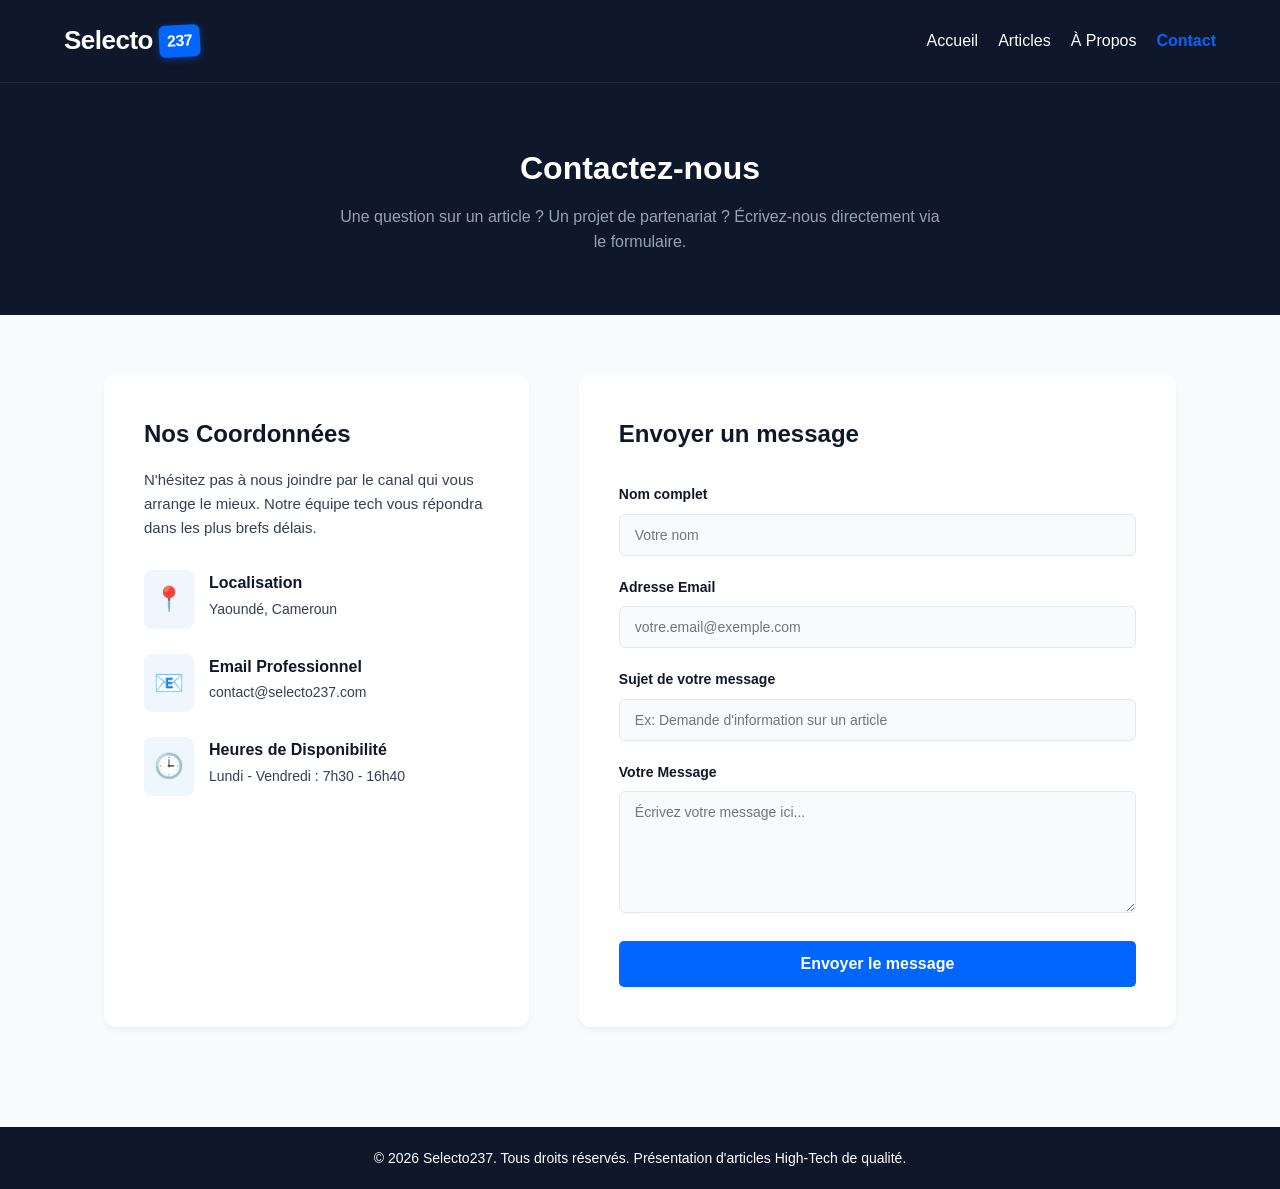
<file: contact.html>
<!DOCTYPE html>
<html lang="fr">
<head>
    <meta charset="UTF-8">
    <meta name="viewport" content="width=device-width, initial-scale=1.0">
    <title>Contact | Selecto237 - Restons Connectés</title>
    <link rel="stylesheet" href="styless.css">
</head>
<body>

    
    <header>
        <div class="logo-badge">Selecto<span>237</span></div>
        <nav>
            <ul>
                <li><a href="index.html">Accueil</a></li>
                <li><a href="articles.html">Articles</a></li>
                <li><a href="apropos.html">À Propos</a></li>
                <li><a href="contact.html" class="active">Contact</a></li>
            </ul>
        </nav>
    </header>

    
    <section class="page-header">
        <h1>Contactez-nous</h1>
        <p>Une question sur un article ? Un projet de partenariat ? Écrivez-nous directement via le formulaire.</p>
    </section>

    
    <main class="contact-container">
        
        
        <div class="contact-info-block">
            <h2>Nos Coordonnées</h2>
            <p>N'hésitez pas à nous joindre par le canal qui vous arrange le mieux. Notre équipe tech vous répondra dans les plus brefs délais.</p>
            
            <div class="info-item">
                <span class="info-icon">📍</span>
                <div>
                    <h3>Localisation</h3>
                    <p>Yaoundé, Cameroun</p>
                </div>
            </div>

            <div class="info-item">
                <span class="info-icon">📧</span>
                <div>
                    <h3>Email Professionnel</h3>
                    <p>contact@selecto237.com</p>
                </div>
            </div>

            <div class="info-item">
                <span class="info-icon">🕒</span>
                <div>
                    <h3>Heures de Disponibilité</h3>
                    <p>Lundi - Vendredi : 7h30 - 16h40</p>
                </div>
            </div>
        </div>

        
        <div class="contact-form-block">
            <h2>Envoyer un message</h2>
            <form action="#" method="POST">
                
                <div class="form-group">
                    <label for="name">Nom complet</label>
                    <input type="text" id="name" name="name" placeholder="Votre nom" required>
                </div>

                <div class="form-group">
                    <label for="email">Adresse Email</label>
                    <input type="email" id="email" name="email" placeholder="votre.email@exemple.com" required>
                </div>

                <div class="form-group">
                    <label for="subject">Sujet de votre message</label>
                    <input type="text" id="subject" name="subject" placeholder="Ex: Demande d'information sur un article" required>
                </div>

                <div class="form-group">
                    <label for="message">Votre Message</label>
                    <textarea id="message" name="message" rows="6" placeholder="Écrivez votre message ici..." required></textarea>
                </div>

                <button type="submit" class="btn btn-submit">Envoyer le message</button>
            </form>
        </div>

    </main>

    
    <footer>
        <p>&copy; 2026 Selecto237. Tous droits réservés. Présentation d'articles High-Tech de qualité.</p>
    </footer>

</body>
</html>
</file>
<file: styless.css>
:root {
    --primary-color: #0066FF;
    --dark-color: #0F172A;
    --bg-color: #F8FAFC;         
        --text-color: #334155;      
    --white: #FFFFFF;            
}


* {
    margin: 0;
    padding: 0;
    box-sizing: border-box;
}

body {
    font-family: 'Segoe UI', Tahoma, Geneva, Verdana, sans-serif;
    background-color: var(--bg-color);
    color: var(--text-color);
    line-height: 1.6;
}

a {
    text-decoration: none;
    color: inherit;
}


header {
    background-color: var(--dark-color);
    color: var(--white);
    padding: 20px 5%;
    display: flex;
    justify-content: space-between;
    align-items: center;
    position: sticky;
    top: 0;
    z-index: 1000;
}


.logo-badge {
    font-size: 26px;
    font-weight: 800;
    letter-spacing: -0.5px; 
    color: var(--white);
    font-family: 'Inter', 'Segoe UI', sans-serif;
    cursor: pointer;
    display: flex;
    align-items: center;
    gap: 6px; 
}

.logo-badge span {
    background-color: var(--primary-color); 
    color: var(--white);
    font-size: 16px; 
    font-weight: 700;
    padding: 3px 8px; 
    border-radius: 6px; 
    box-shadow: 0 2px 8px rgba(0, 102, 255, 0.4); 
    transform: rotate(-3deg); 
    display: inline-block;
}

.logo span {
    color: var(--primary-color); 
}

nav ul {
    display: flex;
    list-style: none;
}

nav ul li {
    margin-left: 20px;
}

nav ul li a:hover {
    color: var(--primary-color);
    transition: 0.3s ease;
}


.btn {
    display: inline-block;
    background-color: var(--primary-color);
    color: var(--white);
    padding: 10px 20px;
    border-radius: 5px;
    font-weight: 600;
    transition: background 0.3s ease;
}

.btn:hover {
    background-color: #0052cc; 
}


footer {
    background-color: var(--dark-color);
    color: var(--white);
    text-align: center;
    padding: 20px;
    margin-top: 40px;
    font-size: 14px;
}

.hero {
    background: linear-gradient(135deg, #0F172A 0%, #1E293B 100%);
    color: var(--white);
    padding: 100px 5%;
    text-align: center;
    display: flex;
    justify-content: center;
    align-items: center;
}

.hero-content {
    max-width: 800px;
}

.hero h1 {
    font-size: 42px;
    font-weight: 800;
    margin-bottom: 20px;
    line-height: 1.2;
    letter-spacing: -1px;
}

.hero p {
    font-size: 18px;
    color: #94A3B8; 
    margin-bottom: 30px;
}


.section-title {
    text-align: center;
    font-size: 28px;
    font-weight: 700;
    margin: 60px 0 30px 0;
    color: var(--dark-color);
    position: relative;
}


.section-title::after {
    content: '';
    display: block;
    width: 50px;
    height: 4px;
    background-color: var(--primary-color);
    margin: 10px auto 0 auto;
    border-radius: 2px;
}

.categories-section {
    padding: 0 5%;
}

.categories-grid {
    display: grid;
    grid-template-columns: repeat(auto-fit, minmax(300px, 1fr));
    gap: 30px;
    max-width: 1200px;
    margin: 0 auto;
}

.category-card {
    background-color: var(--white);
    border-radius: 12px;
    overflow: hidden;
    padding: 20px;
    text-align: center;
    box-shadow: 0 4px 6px -1px rgba(0, 0, 0, 0.05), 0 2px 4px -1px rgba(0, 0, 0, 0.03);
    transition: transform 0.3s ease, box-shadow 0.3s ease;
}

.category-card:hover {
    transform: translateY(-5px);
    box-shadow: 0 10px 15px -3px rgba(0, 0, 0, 0.1);
}

.category-image {
    width: 100%;
    height: 200px;
    border-radius: 8px;
    overflow: hidden;
    margin-bottom: 20px;
}

.category-image img {
    width: 100%;
    height: 100%;
    object-fit: cover; 
}

.category-card h3 {
    font-size: 20px;
    margin-bottom: 10px;
    color: var(--dark-color);
}

.category-card p {
    font-size: 14px;
    color: var(--text-color);
    margin-bottom: 20px;
}

.btn-secondary {
    color: var(--primary-color);
    font-weight: 600;
    display: inline-block;
    transition: margin-left 0.2s ease;
}

.btn-secondary:hover {
    margin-left: 5px; 
}


.featured-section {
    padding: 0 5% 60px 5%;
}

.products-grid {
    display: grid;
    grid-template-columns: repeat(auto-fit, minmax(280px, 1fr));
    gap: 30px;
    max-width: 1200px;
    margin: 0 auto;
}

.product-card {
    background-color: var(--white);
    border-radius: 12px;
    overflow: hidden;
    box-shadow: 0 4px 6px -1px rgba(0, 0, 0, 0.05);
    position: relative;
    transition: transform 0.3s ease;
}

.product-card:hover {
    transform: translateY(-5px);
}

.product-card img {
    width: 100%;
    height: 240px;
    object-fit: cover;
}


.badge {
    position: absolute;
    top: 15px;
    left: 15px;
    background-color: #EF4444; 
        color: var(--white);
    padding: 4px 10px;
    font-size: 12px;
    font-weight: 700;
    border-radius: 20px;
    text-transform: uppercase;
}

.product-card:nth-child(2) .badge {
    background-color: #F59E0B; 
}

.product-info {
    padding: 20px;
}

.product-info h4 {
    font-size: 18px;
    color: var(--dark-color);
    margin-bottom: 5px;
}

.category-tag {
    font-size: 12px;
    text-transform: uppercase;
    color: #64748B;
    font-weight: 600;
    margin-bottom: 10px;
}

.price {
    font-size: 20px;
    font-weight: 700;
    color: var(--primary-color);
    margin-bottom: 15px;
}

.btn-sm {
    display: block;
    text-align: center;
    background-color: var(--bg-color);
    color: var(--dark-color);
    padding: 8px;
    border-radius: 6px;
    font-size: 14px;
    font-weight: 600;
    transition: background 0.2s ease, color 0.2s ease;
}

.btn-sm:hover {
    background-color: var(--primary-color);
    color: var(--white);
}


@media (max-width: 768px) {
    header {
        flex-direction: column;
        gap: 15px;
        text-align: center;
    }
    
    nav ul li {
        margin: 0 10px;
    }
    
    .hero h1 {
        font-size: 30px;
    }
}



.page-header {
    background-color: var(--dark-color);
    color: var(--white);
    text-align: center;
    padding: 60px 5%;
    border-top: 1px solid #1E293B; 
}

.page-header h1 {
    font-size: 32px;
    font-weight: 700;
    margin-bottom: 10px;
}

.page-header p {
    color: #94A3B8;
    font-size: 16px;
    max-width: 600px;
    margin: 0 auto;
}


.catalog-container {
    padding: 40px 5%;
}


.filter-bar {
    display: flex;
    justify-content: center;
    flex-wrap: wrap;
    gap: 15px;
    margin-bottom: 50px;
}

.filter-btn {
    background-color: var(--white);
    color: var(--dark-color);
    border: 1px solid #E2E8F0;
    padding: 10px 20px;
    border-radius: 30px;
    font-size: 14px;
    font-weight: 600;
    cursor: pointer;
    transition: all 0.2s ease;
}

.filter-btn:hover {
    border-color: var(--primary-color);
    color: var(--primary-color);
}


.filter-btn.active {
    background-color: var(--primary-color);
    color: var(--white);
    border-color: var(--primary-color);
    box-shadow: 0 4px 12px rgba(0, 102, 255, 0.3);
}


nav ul li a.active {
    color: var(--primary-color);
    font-weight: 600;
}

.about-container {
    max-width: 1200px;
    margin: 0 auto;
    padding: 60px 5%;
}


.about-intro {
    display: flex;
    align-items: center;
    gap: 50px;
    margin-bottom: 60px;
}

.about-text {
    flex: 1;
}

.about-text h2 {
    font-size: 28px;
    color: var(--dark-color);
    margin-bottom: 20px;
}

.about-text p {
    font-size: 16px;
    color: var(--text-color);
    margin-bottom: 15px;
    text-align: justify;
}

.about-image {
    flex: 1;
    border-radius: 12px;
    overflow: hidden;
    box-shadow: 0 10px 20px rgba(0, 0, 0, 0.05);
}

.about-image img {
    width: 100%;
    height: auto;
    display: block;
    object-fit: cover;
}


.values-section {
    margin-top: 80px;
}

.values-grid {
    display: grid;
    grid-template-columns: repeat(auto-fit, minmax(280px, 1fr));
    gap: 30px;
    margin-top: 40px;
}

.value-card {
    background-color: var(--white);
    border-radius: 12px;
    padding: 30px;
    text-align: center;
    box-shadow: 0 4px 6px -1px rgba(0, 0, 0, 0.05);
    border-top: 4px solid transparent;
    transition: all 0.3s ease;
}


.value-card:hover {
    transform: translateY(-5px);
    border-top-color: var(--primary-color);
    box-shadow: 0 10px 15px -3px rgba(0, 0, 0, 0.1);
}

.value-icon {
    font-size: 40px;
    margin-bottom: 15px;
}

.value-card h3 {
    font-size: 20px;
    color: var(--dark-color);
    margin-bottom: 12px;
}

.value-card p {
    font-size: 14px;
    color: var(--text-color);
    line-height: 1.5;
}

@media (max-width: 768px) {
    .about-intro {
        flex-direction: column; 
        gap: 30px;
    }
}

.contact-container {
    max-width: 1200px;
    margin: 0 auto;
    padding: 60px 5%;
    display: flex;
    gap: 50px;
}


.contact-info-block {
    flex: 1;
    background-color: var(--white);
    padding: 40px;
    border-radius: 12px;
    box-shadow: 0 4px 6px -1px rgba(0, 0, 0, 0.05);
}

.contact-info-block h2 {
    font-size: 24px;
    color: var(--dark-color);
    margin-bottom: 15px;
}

.contact-info-block > p {
    font-size: 15px;
    color: var(--text-color);
    margin-bottom: 30px;
}

.info-item {
    display: flex;
    align-items: flex-start;
    gap: 15px;
    margin-bottom: 25px;
}

.info-icon {
    font-size: 24px;
    background-color: #EFF6FF; 
    padding: 10px;
    border-radius: 8px;
}

.info-item h3 {
    font-size: 16px;
    color: var(--dark-color);
    margin-bottom: 2px;
}

.info-item p {
    font-size: 14px;
    color: var(--text-color);
}

.contact-form-block {
    flex: 1.5;
    background-color: var(--white);
    padding: 40px;
    border-radius: 12px;
    box-shadow: 0 4px 6px -1px rgba(0, 0, 0, 0.05);
}

.contact-form-block h2 {
    font-size: 24px;
    color: var(--dark-color);
    margin-bottom: 30px;
}


.form-group {
    margin-bottom: 20px;
}

.form-group label {
    display: block;
    font-size: 14px;
    font-weight: 600;
    color: var(--dark-color);
    margin-bottom: 8px;
}

.form-group input, 
.form-group textarea {
    width: 100%;
    padding: 12px 15px;
    border: 1px solid #E2E8F0;
    border-radius: 6px;
    font-family: inherit;
    font-size: 14px;
    color: var(--dark-color);
    background-color: #F8FAFC;
    transition: all 0.2s ease;
}


.form-group input:focus, 
.form-group textarea:focus {
    outline: none;
    border-color: var(--primary-color);
    background-color: var(--white);
    box-shadow: 0 0 0 3px rgba(0, 102, 255, 0.1);
}


.btn-submit {
    width: 100%;
    border: none;
    font-size: 16px;
    padding: 14px;
    cursor: pointer;
}


@media (max-width: 900px) {
    .contact-container {
        flex-direction: column;
        gap: 30px;
    }
}



.back-nav {
    max-width: 1200px;
    margin: 30px auto 0 auto;
    padding: 0 5%;
}

.back-link {
    color: var(--text-color);
    font-size: 14px;
    font-weight: 600;
    transition: color 0.2s ease;
}

.back-link:hover {
    color: var(--primary-color);
}


.detail-container {
    max-width: 1200px;
    margin: 20px auto 80px auto;
    padding: 0 5%;
    display: flex;
    gap: 60px;
    align-items: flex-start;
}


.detail-image-block {
    flex: 1.2;
    background-color: var(--white);
    border-radius: 16px;
    overflow: hidden;
    box-shadow: 0 4px 15px rgba(0, 0, 0, 0.05);
    padding: 20px;
    display: flex;
    justify-content: center;
    align-items: center;
}

.detail-image-block img {
    width: 100%;
    height: auto;
    max-height: 500px;
    object-fit: contain; 
    border-radius: 8px;
}


.detail-info-block {
    flex: 1.5;
}

.detail-category {
    font-size: 12px;
    text-transform: uppercase;
    letter-spacing: 1px;
    color: var(--primary-color);
    font-weight: 700;
    display: block;
    margin-bottom: 10px;
}

.detail-info-block h1 {
    font-size: 36px;
    color: var(--dark-color);
    font-weight: 800;
    margin-bottom: 15px;
    line-height: 1.1;
}

.detail-price {
    font-size: 28px;
    font-weight: 800;
    color: var(--dark-color);
    margin-bottom: 30px;
    background-color: #EFF6FF;
    display: inline-block;
    padding: 5px 15px;
    border-radius: 8px;
    border-left: 4px solid var(--primary-color);
}

.detail-description h3,
.tech-specs h3 {
    font-size: 18px;
    color: var(--dark-color);
    margin-bottom: 12px;
    font-weight: 700;
}

.detail-description p {
    font-size: 15px;
    color: var(--text-color);
    line-height: 1.6;
    margin-bottom: 30px;
    text-align: justify;
}


.tech-specs {
    margin-bottom: 40px;
}

.tech-specs table {
    width: 100%;
    border-collapse: collapse;
    margin-top: 10px;
    font-size: 14px;
}

.tech-specs td {
    padding: 12px 15px;
    border-bottom: 1px solid #E2E8F0;
}

.tech-specs tr:nth-child(even) {
    background-color: #F8FAFC; 
}

.tech-specs td:first-child {
    color: var(--dark-color);
    width: 35%;
}

.tech-specs td:last-child {
    color: var(--text-color);
}


.detail-action .btn {
    padding: 15px 40px;
    font-size: 16px;
    box-shadow: 0 4px 14px rgba(0, 102, 255, 0.3);
}


@media (max-width: 900px) {
    .detail-container {
        flex-direction: column;
        gap: 40px;
    }
    
    .detail-image-block {
        width: 100%;
    }
}
</file>
